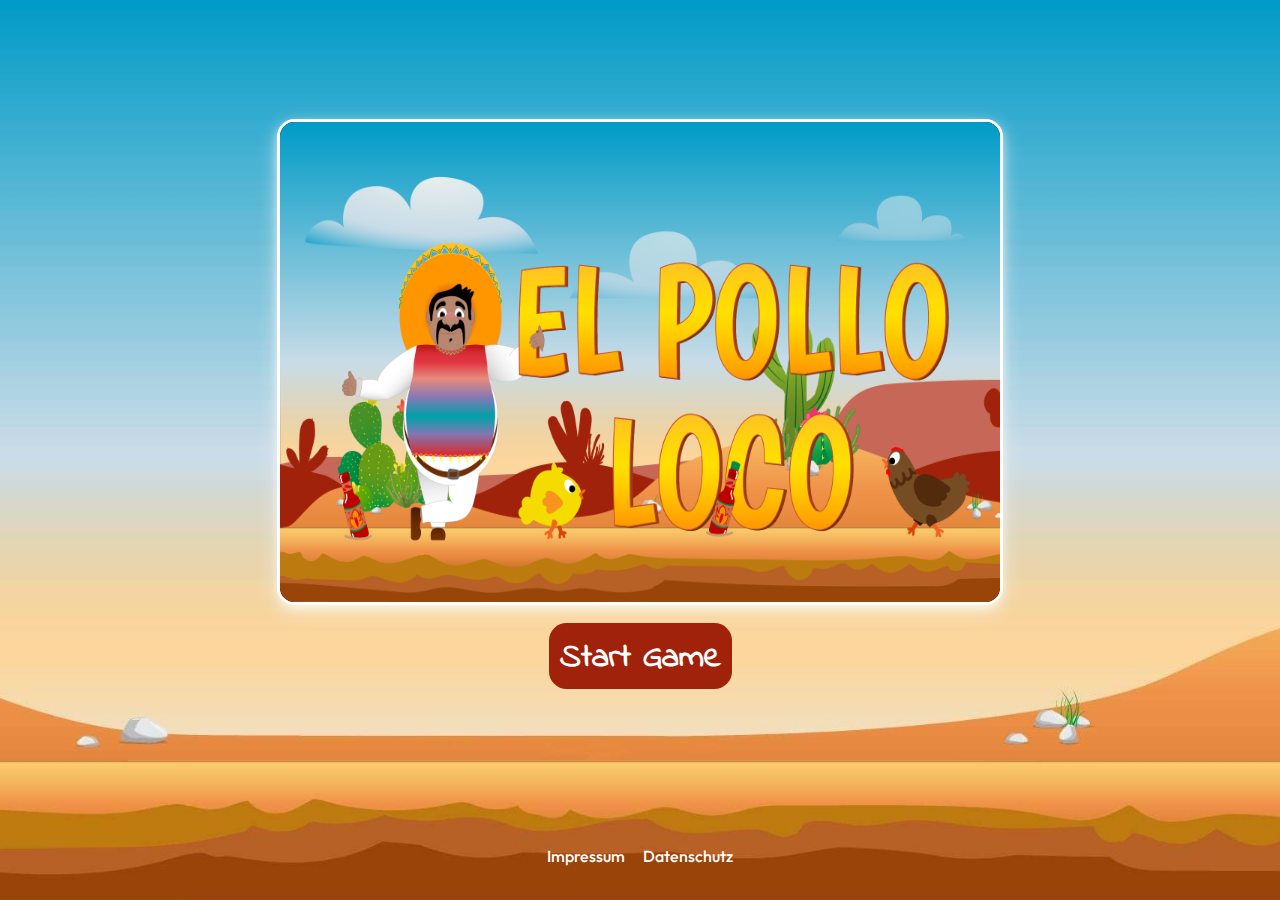
<file: index.html>
<!DOCTYPE html>
<html lang="en">
<head>
    <meta charset="UTF-8">
    <meta name="viewport" content="width=device-width, initial-scale=1.0">
    <link rel="stylesheet" href="./style.css">
    <link rel="shortcut icon" href="./assets/img/6_salsa_bottle/1_salsa_bottle_on_ground.png" type="image/x-icon">
    <title>El Pollo Loco</title>
</head>
<body>
    <main>
        <div class="content-wrapper">
            <article id="fullscreen" class="fullscreen canvas-wrapper">
                <canvas id="game-canvas" height="480" width="720"></canvas>
                <div id="option-btns-container" class="option-btns-container">
                    <button id="mute-btn" class="option-btn"><img src="./assets/icons/volume-up.svg" alt="Volume up icon"></button>
                    <button id="unmute-btn" class="option-btn d-none"><img src="./assets/icons/volume-off.svg" alt="Volume off icon"></button>
                    <button id="enter-fullscreen-btn" class="enter-fullscreen-btn option-btn"><img src="./assets/icons/fullscreen.svg" alt="Fullscreen icon"></button>
                    <button id="exit-fullscreen-btn" class="exit-fullscreen-btn option-btn d-none"><img src="./assets/icons/fullscreen-exit.svg" alt="Exit fullscreen icon"></button>
                </div>
                <div id="instructions" class="instructions">
                    <p class="instructions-desktop">Arrow Left/Right = Walk <br> Space = Jump <br> D = Throw Bottle</p>
                    <p class="instructions-mobile">Arrow Left/Right = Walk <br> Arrow Up = Jump <br> Bottle = Throw Bottle</p>
                </div>
                <div id="mobile-control-btns-left" class="mobile-control-btns-left">
                    <button id="mobile-btn-left" class="mobile-control-btn"><img src="./assets/icons/left.svg" alt=""></button>
                    <button id="mobile-btn-right" class="mobile-control-btn"><img src="./assets/icons/right.svg" alt=""></button>
                </div>
                <div id="mobile-control-btns-right" class="mobile-control-btns-right">
                    <button id="mobile-btn-bottle" class="mobile-control-btn"><img src="./assets/icons/bottle.svg" alt=""></button>
                    <button id="mobile-btn-jump" class="mobile-control-btn"><img src="./assets/icons/up.svg" alt=""></button>
                </div>
            </article>

            <div class="game-btns-container">
                <button id="start-game-btn" class="game-btn">Start Game</button>
                <button id="next-level-btn" class="game-btn d-none">Go to next level</button>
                <button id="restart-game-btn" class="game-btn d-none">Restart Game</button>
                <button id="back-to-home-btn" class="game-btn d-none">Back to Home</button>
            </div>
            <div class="rotate-phone-msg">
                <p>Please rotate <br> your device</p>
                <img class="rotate-img" src="./assets/img/10_website-background/rotate-device.png" alt="">
            </div>

            <nav class="legal-pages-landscape">
                <ul>
                    <li><a href="./legal/imprint.html">Impressum</a></li>
                    <li><a href="./legal/data-protection.html">Datenschutz</a></li>
                </ul>
            </nav>
        </div>
    </main>
    
    <footer>
        <nav>
            <ul>
                <li><a href="./legal/imprint.html">Impressum</a></li>
                <li><a href="./legal/data-protection.html">Datenschutz</a></li>
            </ul>
        </nav>
    </footer>

    <script type="module" src="./scripts/game.js"></script>
</body>
</html>
</file>
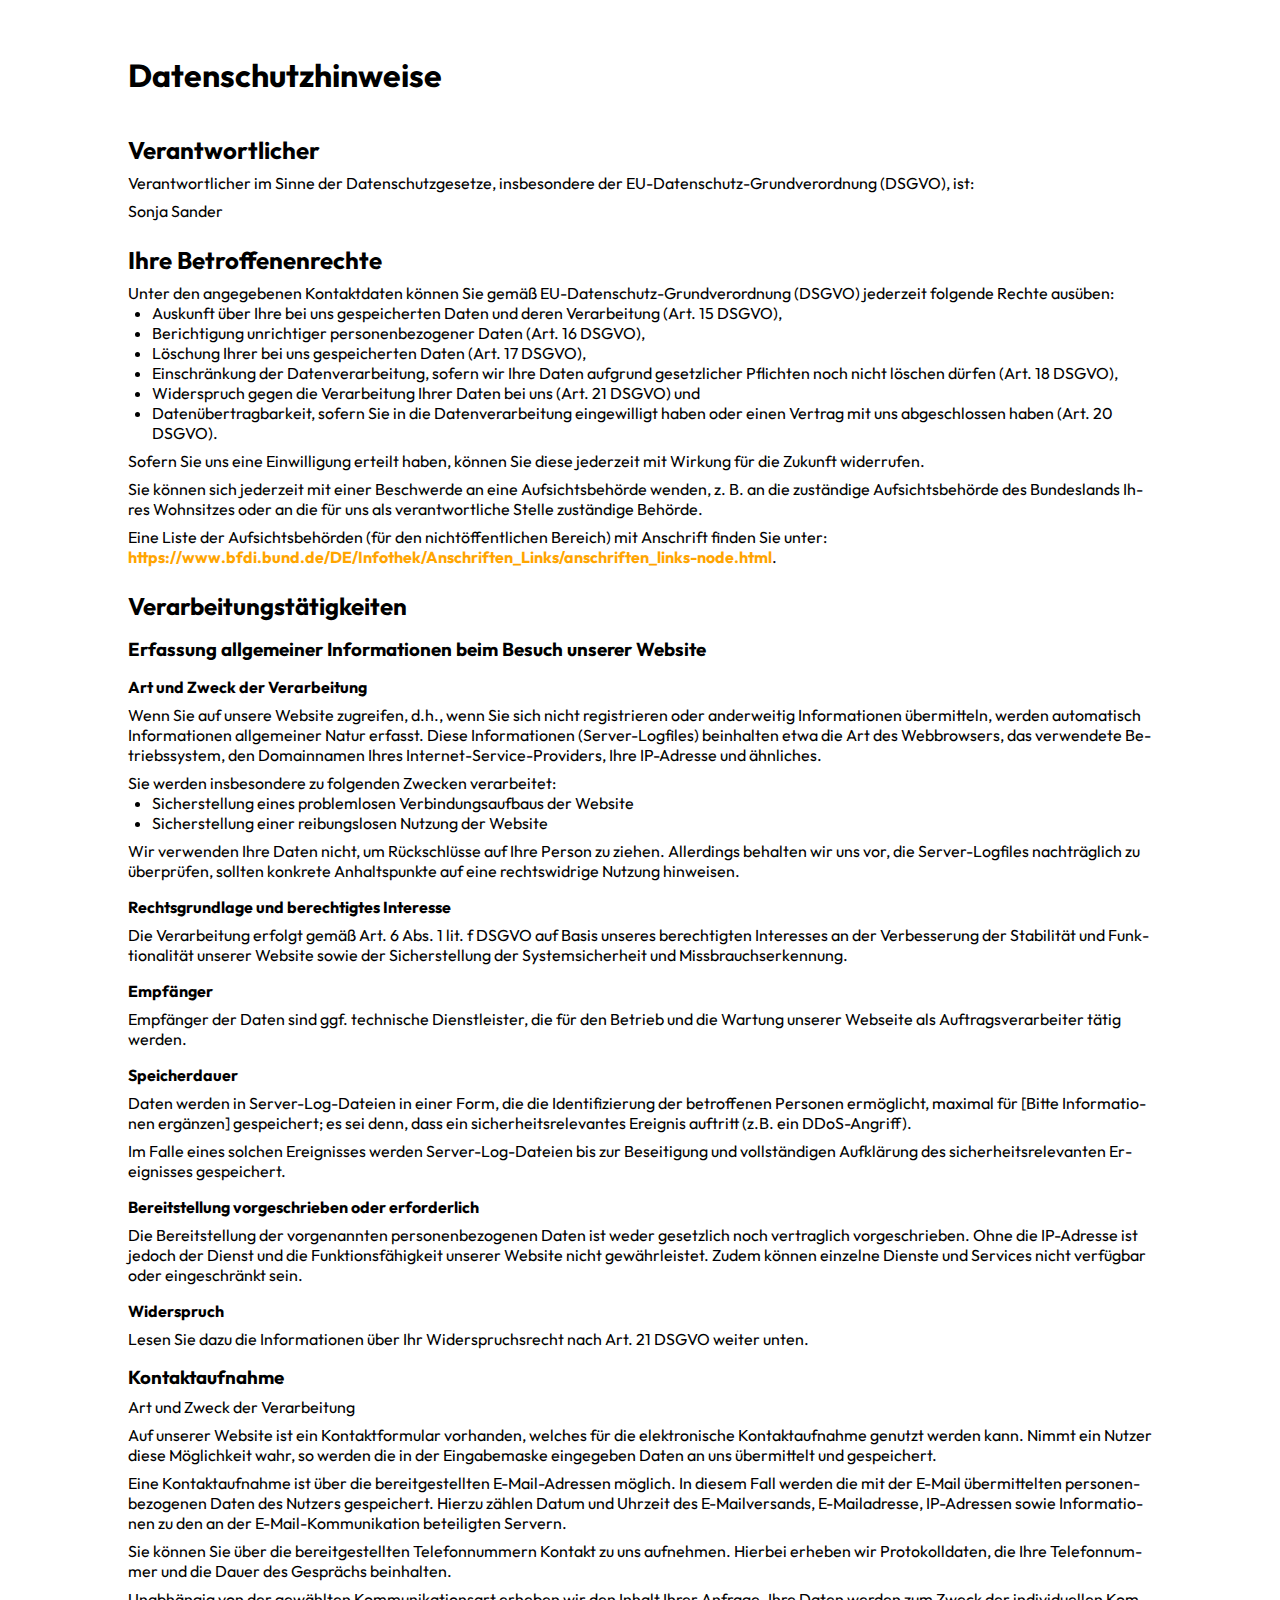
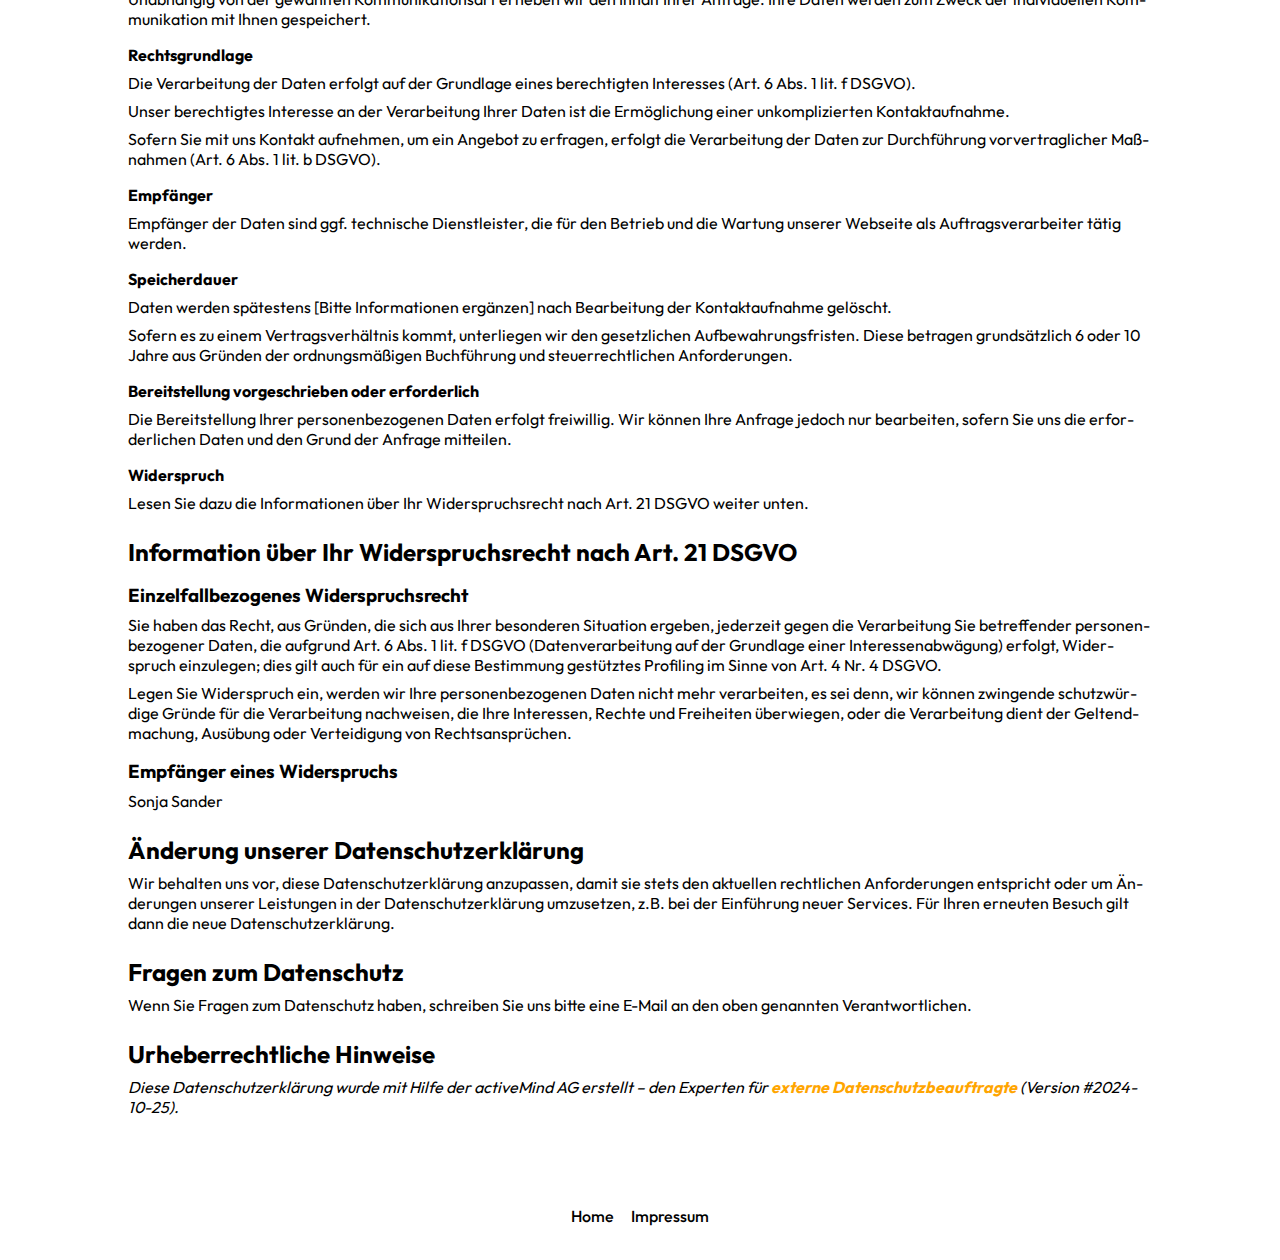
<file: legal/data-protection.html>
<!DOCTYPE html>
<html lang="de">
    <head>
        <meta charset="UTF-8" />
        <meta name="viewport" content="width=device-width, initial-scale=1.0" />
        <link rel="stylesheet" href="../style.css" />
        <link rel="shortcut icon" href="../assets/img/6_salsa_bottle/1_salsa_bottle_on_ground.png" type="image/x-icon"/>
        <title>Datenschutz</title>
    </head>
    <body class="legal-page-body">
        <main class="legal-page-main">
            <article class="legal-page-article">
                <h1>Datenschutzhinweise</h1>
                <h2>Verantwortlicher</h2>
                <p>
                    Verantwortlicher im Sinne der Datenschutzgesetze,
                    insbesondere der EU-Datenschutz-Grundverordnung (DSGVO),
                    ist:
                </p>
                <p>Sonja Sander</p>
                <h2>Ihre Betroffenenrechte</h2>
                <p>
                    Unter den angegebenen Kontaktdaten können Sie gemäß
                    EU-Datenschutz-Grundverordnung (DSGVO) jederzeit folgende
                    Rechte ausüben:
                </p>
                <ul>
                    <li>
                        Auskunft über Ihre bei uns gespeicherten Daten und deren
                        Verarbeitung (Art. 15 DSGVO),
                    </li>
                    <li>
                        Berichtigung unrichtiger personenbezogener Daten (Art.
                        16 DSGVO),
                    </li>
                    <li>
                        Löschung Ihrer bei uns gespeicherten Daten (Art. 17
                        DSGVO),
                    </li>
                    <li>
                        Einschränkung der Datenverarbeitung, sofern wir Ihre
                        Daten aufgrund gesetzlicher Pflichten noch nicht löschen
                        dürfen (Art. 18 DSGVO),
                    </li>
                    <li>
                        Widerspruch gegen die Verarbeitung Ihrer Daten bei uns
                        (Art. 21 DSGVO) und
                    </li>
                    <li>
                        Datenübertragbarkeit, sofern Sie in die
                        Datenverarbeitung eingewilligt haben oder einen Vertrag
                        mit uns abgeschlossen haben (Art. 20 DSGVO).
                    </li>
                </ul>
                <p>
                    Sofern Sie uns eine Einwilligung erteilt haben, können Sie
                    diese jederzeit mit Wirkung für die Zukunft widerrufen.
                </p>
                <p>
                    Sie können sich jederzeit mit einer Beschwerde an eine
                    Aufsichtsbehörde wenden, z. B. an die zuständige
                    Aufsichtsbehörde des Bundeslands Ihres Wohnsitzes oder an
                    die für uns als verantwortliche Stelle zuständige Behörde.
                </p>
                <p>
                    Eine Liste der Aufsichtsbehörden (für den nichtöffentlichen
                    Bereich) mit Anschrift finden Sie unter:
                    <a
                        href="https://www.bfdi.bund.de/DE/Infothek/Anschriften_Links/anschriften_links-node.html" target="_blank"
                        >https://www.bfdi.bund.de/DE/Infothek/Anschriften_Links/anschriften_links-node.html</a
                    >.
                </p>
                <h2>Verarbeitungstätigkeiten</h2>
                <h3>
                    Erfassung allgemeiner Informationen beim Besuch unserer
                    Website
                </h3>
                <h4>Art und Zweck der Verarbeitung</h4>
                <p>
                    Wenn Sie auf unsere Website zugreifen, d.h., wenn Sie sich
                    nicht registrieren oder anderweitig Informationen
                    übermitteln, werden automatisch Informationen allgemeiner
                    Natur erfasst. Diese Informationen (Server-Logfiles)
                    beinhalten etwa die Art des Webbrowsers, das verwendete
                    Betriebssystem, den Domainnamen Ihres
                    Internet-Service-Providers, Ihre IP-Adresse und ähnliches.
                </p>
                <p>Sie werden insbesondere zu folgenden Zwecken verarbeitet:</p>
                <ul>
                    <li>
                        Sicherstellung eines problemlosen Verbindungsaufbaus der
                        Website
                    </li>
                    <li>
                        Sicherstellung einer reibungslosen Nutzung der Website
                    </li>
                </ul>
                <p>
                    Wir verwenden Ihre Daten nicht, um Rückschlüsse auf Ihre
                    Person zu ziehen. Allerdings behalten wir uns vor, die
                    Server-Logfiles nachträglich zu überprüfen, sollten konkrete
                    Anhaltspunkte auf eine rechtswidrige Nutzung hinweisen.
                </p>
                <h4>Rechtsgrundlage und berechtigtes Interesse</h4>
                <p>
                    Die Verarbeitung erfolgt gemäß Art. 6 Abs. 1 lit. f DSGVO
                    auf Basis unseres berechtigten Interesses an der
                    Verbesserung der Stabilität und Funktionalität unserer
                    Website sowie der Sicherstellung der Systemsicherheit und
                    Missbrauchserkennung.
                </p>
                <h4>Empfänger</h4>
                <p>
                    Empfänger der Daten sind ggf. technische Dienstleister, die
                    für den Betrieb und die Wartung unserer Webseite als
                    Auftragsverarbeiter tätig werden.
                </p>
                <h4>Speicherdauer</h4>
                <p>
                    Daten werden in Server-Log-Dateien in einer Form, die die
                    Identifizierung der betroffenen Personen ermöglicht, maximal
                    für [Bitte Informationen ergänzen] gespeichert; es sei denn,
                    dass ein sicherheitsrelevantes Ereignis auftritt (z.B. ein
                    DDoS-Angriff).
                </p>
                <p>
                    Im Falle eines solchen Ereignisses werden Server-Log-Dateien
                    bis zur Beseitigung und vollständigen Aufklärung des
                    sicherheitsrelevanten Ereignisses gespeichert.
                </p>
                <h4>Bereitstellung vorgeschrieben oder erforderlich</h4>
                <p>
                    Die Bereitstellung der vorgenannten personenbezogenen Daten
                    ist weder gesetzlich noch vertraglich vorgeschrieben. Ohne
                    die IP-Adresse ist jedoch der Dienst und die
                    Funktionsfähigkeit unserer Website nicht gewährleistet.
                    Zudem können einzelne Dienste und Services nicht verfügbar
                    oder eingeschränkt sein.
                </p>
                <h4>Widerspruch</h4>
                <p>
                    Lesen Sie dazu die Informationen über Ihr Widerspruchsrecht
                    nach Art. 21 DSGVO weiter unten.
                </p>
                <h3>Kontaktaufnahme</h3>
                <p>Art und Zweck der Verarbeitung</p>
                <p>
                    Auf unserer Website ist ein Kontaktformular vorhanden,
                    welches für die elektronische Kontaktaufnahme genutzt werden
                    kann. Nimmt ein Nutzer diese Möglichkeit wahr, so werden die
                    in der Eingabemaske eingegeben Daten an uns übermittelt und
                    gespeichert.
                </p>
                <p>
                    Eine Kontaktaufnahme ist über die bereitgestellten
                    E-Mail-Adressen möglich. In diesem Fall werden die mit der
                    E-Mail übermittelten personenbezogenen Daten des Nutzers
                    gespeichert. Hierzu zählen Datum und Uhrzeit des
                    E-Mailversands, E-Mailadresse, IP-Adressen sowie
                    Informationen zu den an der E-Mail-Kommunikation beteiligten
                    Servern.
                </p>
                <p>
                    Sie können Sie über die bereitgestellten Telefonnummern
                    Kontakt zu uns aufnehmen. Hierbei erheben wir
                    Protokolldaten, die Ihre Telefonnummer und die Dauer des
                    Gesprächs beinhalten.
                </p>
                <p>
                    Unabhängig von der gewählten Kommunikationsart erheben wir
                    den Inhalt Ihrer Anfrage. Ihre Daten werden zum Zweck der
                    individuellen Kommunikation mit Ihnen gespeichert.
                </p>
                <h4>Rechtsgrundlage</h4>
                <p>
                    Die Verarbeitung der Daten erfolgt auf der Grundlage eines
                    berechtigten Interesses (Art. 6 Abs. 1 lit. f DSGVO).
                </p>
                <p>
                    Unser berechtigtes Interesse an der Verarbeitung Ihrer Daten
                    ist die Ermöglichung einer unkomplizierten Kontaktaufnahme.
                </p>
                <p>
                    Sofern Sie mit uns Kontakt aufnehmen, um ein Angebot zu
                    erfragen, erfolgt die Verarbeitung der Daten zur
                    Durchführung vorvertraglicher Maßnahmen (Art. 6 Abs. 1 lit.
                    b DSGVO).
                </p>
                <h4>Empfänger</h4>
                <p>
                    Empfänger der Daten sind ggf. technische Dienstleister, die
                    für den Betrieb und die Wartung unserer Webseite als
                    Auftragsverarbeiter tätig werden.
                </p>
                <h4>Speicherdauer</h4>
                <p>
                    Daten werden spätestens [Bitte Informationen ergänzen] nach
                    Bearbeitung der Kontaktaufnahme gelöscht.
                </p>
                <p>
                    Sofern es zu einem Vertragsverhältnis kommt, unterliegen wir
                    den gesetzlichen Aufbewahrungsfristen. Diese betragen
                    grundsätzlich 6 oder 10 Jahre aus Gründen der
                    ordnungsmäßigen Buchführung und steuerrechtlichen
                    Anforderungen.
                </p>
                <h4>Bereitstellung vorgeschrieben oder erforderlich</h4>
                <p>
                    Die Bereitstellung Ihrer personenbezogenen Daten erfolgt
                    freiwillig. Wir können Ihre Anfrage jedoch nur bearbeiten,
                    sofern Sie uns die erforderlichen Daten und den Grund der
                    Anfrage mitteilen.
                </p>
                <h4>Widerspruch</h4>
                <p>
                    Lesen Sie dazu die Informationen über Ihr Widerspruchsrecht
                    nach Art. 21 DSGVO weiter unten.
                </p>
                <h2>
                    Information über Ihr Widerspruchsrecht nach Art. 21 DSGVO
                </h2>
                <h3>Einzelfallbezogenes Widerspruchsrecht</h3>
                <p>
                    Sie haben das Recht, aus Gründen, die sich aus Ihrer
                    besonderen Situation ergeben, jederzeit gegen die
                    Verarbeitung Sie betreffender personenbezogener Daten, die
                    aufgrund Art. 6 Abs. 1 lit. f DSGVO (Datenverarbeitung auf
                    der Grundlage einer Interessenabwägung) erfolgt, Widerspruch
                    einzulegen; dies gilt auch für ein auf diese Bestimmung
                    gestütztes Profiling im Sinne von Art. 4 Nr. 4 DSGVO.
                </p>
                <p>
                    Legen Sie Widerspruch ein, werden wir Ihre personenbezogenen
                    Daten nicht mehr verarbeiten, es sei denn, wir können
                    zwingende schutzwürdige Gründe für die Verarbeitung
                    nachweisen, die Ihre Interessen, Rechte und Freiheiten
                    überwiegen, oder die Verarbeitung dient der Geltendmachung,
                    Ausübung oder Verteidigung von Rechtsansprüchen.
                </p>
                <h3>Empfänger eines Widerspruchs</h3>
                <p>Sonja Sander</p>
                <h2>Änderung unserer Datenschutzerklärung</h2>
                <p>
                    Wir behalten uns vor, diese Datenschutzerklärung anzupassen,
                    damit sie stets den aktuellen rechtlichen Anforderungen
                    entspricht oder um Änderungen unserer Leistungen in der
                    Datenschutzerklärung umzusetzen, z.B. bei der Einführung
                    neuer Services. Für Ihren erneuten Besuch gilt dann die neue
                    Datenschutzerklärung.
                </p>
                <h2>Fragen zum Datenschutz</h2>
                <p>
                    Wenn Sie Fragen zum Datenschutz haben, schreiben Sie uns
                    bitte eine E-Mail an den oben genannten Verantwortlichen.
                </p>
                <h2>Urheberrechtliche Hinweise</h2>
                <p>
                    <em
                        >Diese Datenschutzerklärung wurde mit Hilfe der
                        activeMind AG erstellt – den Experten für
                        <a
                            href="https://www.activemind.de/datenschutz/datenschutzbeauftragter/"
                            target="_blank"
                            rel="noopener dofollow"
                            >externe Datenschutzbeauftragte</a
                        >
                        (Version #2024-10-25).</em
                    >
                </p>
            </article>
        </main>

        <footer class="legal-page-footer">
            <nav>
                <ul>
                    <li><a href="../index.html">Home</a></li>
                    <li><a href="./imprint.html">Impressum</a></li>
                </ul>
            </nav>
        </footer>
    </body>
</html>
</file>
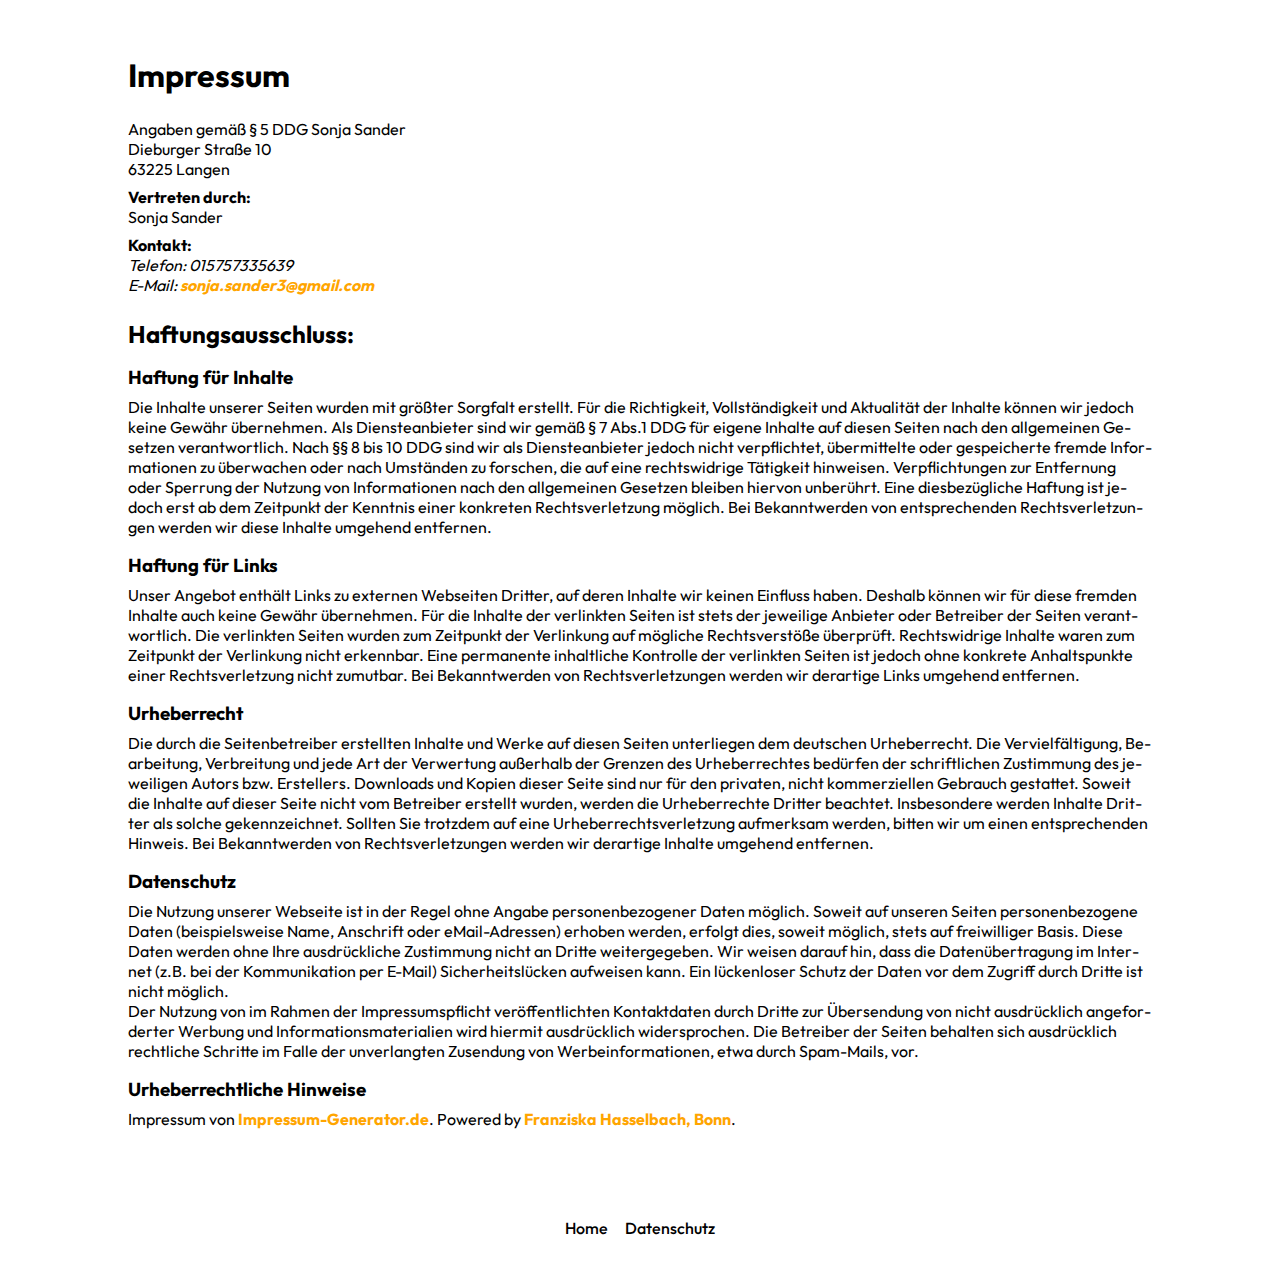
<file: legal/imprint.html>
<!DOCTYPE html>
<html lang="de">
    <head>
        <meta charset="UTF-8" />
        <meta name="viewport" content="width=device-width, initial-scale=1.0" />
        <link rel="stylesheet" href="../style.css" />
        <link rel="shortcut icon" href="../assets/img/6_salsa_bottle/1_salsa_bottle_on_ground.png" type="image/x-icon"/>
        <title>Impressum</title>
    </head>
    <body class="legal-page-body">
        <main class="legal-page-main">
            <article class="legal-page-article">
                <h1>Impressum</h1>
                <p>
                    Angaben gemäß § 5 DDG Sonja Sander<br />
                    Dieburger Straße 10<br />
                    63225 Langen<br />
                </p>
                <p>
                    <strong>Vertreten durch: </strong><br />
                    Sonja Sander<br />
                </p>
                <p><strong>Kontakt:</strong> <br /></p>
                <address>
                    Telefon: 015757335639<br />
                    E-Mail:
                    <a href="mailto:sonja.sander3@gmail.com"
                        >sonja.sander3@gmail.com</a
                    >
                </address>

                <h2>Haftungsausschluss:</h2>

                <h3>Haftung für Inhalte</h3>
                <p>
                    Die Inhalte unserer Seiten wurden mit größter Sorgfalt
                    erstellt. Für die Richtigkeit, Vollständigkeit und
                    Aktualität der Inhalte können wir jedoch keine Gewähr
                    übernehmen. Als Diensteanbieter sind wir gemäß § 7 Abs.1 DDG
                    für eigene Inhalte auf diesen Seiten nach den allgemeinen
                    Gesetzen verantwortlich. Nach §§ 8 bis 10 DDG sind wir als
                    Diensteanbieter jedoch nicht verpflichtet, übermittelte oder
                    gespeicherte fremde Informationen zu überwachen oder nach
                    Umständen zu forschen, die auf eine rechtswidrige Tätigkeit
                    hinweisen. Verpflichtungen zur Entfernung oder Sperrung der
                    Nutzung von Informationen nach den allgemeinen Gesetzen
                    bleiben hiervon unberührt. Eine diesbezügliche Haftung ist
                    jedoch erst ab dem Zeitpunkt der Kenntnis einer konkreten
                    Rechtsverletzung möglich. Bei Bekanntwerden von
                    entsprechenden Rechtsverletzungen werden wir diese Inhalte
                    umgehend entfernen.
                </p>

                <h3>Haftung für Links</h3>
                <p>
                    Unser Angebot enthält Links zu externen Webseiten Dritter,
                    auf deren Inhalte wir keinen Einfluss haben. Deshalb können
                    wir für diese fremden Inhalte auch keine Gewähr übernehmen.
                    Für die Inhalte der verlinkten Seiten ist stets der
                    jeweilige Anbieter oder Betreiber der Seiten verantwortlich.
                    Die verlinkten Seiten wurden zum Zeitpunkt der Verlinkung
                    auf mögliche Rechtsverstöße überprüft. Rechtswidrige Inhalte
                    waren zum Zeitpunkt der Verlinkung nicht erkennbar. Eine
                    permanente inhaltliche Kontrolle der verlinkten Seiten ist
                    jedoch ohne konkrete Anhaltspunkte einer Rechtsverletzung
                    nicht zumutbar. Bei Bekanntwerden von Rechtsverletzungen
                    werden wir derartige Links umgehend entfernen.
                </p>

                <h3>Urheberrecht</h3>
                <p>
                    Die durch die Seitenbetreiber erstellten Inhalte und Werke
                    auf diesen Seiten unterliegen dem deutschen Urheberrecht.
                    Die Vervielfältigung, Bearbeitung, Verbreitung und jede Art
                    der Verwertung außerhalb der Grenzen des Urheberrechtes
                    bedürfen der schriftlichen Zustimmung des jeweiligen Autors
                    bzw. Erstellers. Downloads und Kopien dieser Seite sind nur
                    für den privaten, nicht kommerziellen Gebrauch gestattet.
                    Soweit die Inhalte auf dieser Seite nicht vom Betreiber
                    erstellt wurden, werden die Urheberrechte Dritter beachtet.
                    Insbesondere werden Inhalte Dritter als solche
                    gekennzeichnet. Sollten Sie trotzdem auf eine
                    Urheberrechtsverletzung aufmerksam werden, bitten wir um
                    einen entsprechenden Hinweis. Bei Bekanntwerden von
                    Rechtsverletzungen werden wir derartige Inhalte umgehend
                    entfernen.
                </p>

                <h3>Datenschutz</h3>
                <p>
                    Die Nutzung unserer Webseite ist in der Regel ohne Angabe
                    personenbezogener Daten möglich. Soweit auf unseren Seiten
                    personenbezogene Daten (beispielsweise Name, Anschrift oder
                    eMail-Adressen) erhoben werden, erfolgt dies, soweit
                    möglich, stets auf freiwilliger Basis. Diese Daten werden
                    ohne Ihre ausdrückliche Zustimmung nicht an Dritte
                    weitergegeben. Wir weisen darauf hin, dass die
                    Datenübertragung im Internet (z.B. bei der Kommunikation per
                    E-Mail) Sicherheitslücken aufweisen kann. Ein lückenloser
                    Schutz der Daten vor dem Zugriff durch Dritte ist nicht
                    möglich. <br />
                    Der Nutzung von im Rahmen der Impressumspflicht
                    veröffentlichten Kontaktdaten durch Dritte zur Übersendung
                    von nicht ausdrücklich angeforderter Werbung und
                    Informationsmaterialien wird hiermit ausdrücklich
                    widersprochen. Die Betreiber der Seiten behalten sich
                    ausdrücklich rechtliche Schritte im Falle der unverlangten
                    Zusendung von Werbeinformationen, etwa durch Spam-Mails,
                    vor.
                </p>
                <h3>Urheberrechtliche Hinweise</h3>
                <p>Impressum von
                    <a href="https://impressum-generator.de" target="_blank" rel="dofollow"
                        >Impressum-Generator.de</a
                    >. Powered by
                    <a href="https://www.kanzlei-hasselbach.de/" target="_blank" rel="nofollow"
                        >Franziska Hasselbach, Bonn</a
                    >.
                </p>
            </article>
        </main>

        <footer class="legal-page-footer">
            <nav>
                <ul>
                    <li><a href="../index.html">Home</a></li>
                    <li><a href="./data-protection.html">Datenschutz</a></li>
                </ul>
            </nav>
        </footer>
    </body>
</html>
</file>
<file: style.css>
/* #region Fonts */
@font-face {
    font-family: "Outfit";
    font-style: normal;
    font-weight: 100 900;
    font-display: swap;
    src: url(./assets/fonts/outfit-regular.woff2) format("woff2");
}

@font-face {
    font-family: "Indie Flower";
    font-style: normal;
    font-weight: 400;
    font-display: swap;
    src: url(./assets/fonts/indie-flower-regular.woff2) format("woff2");
}
/* #endregion */

/* #region General */
* {
    position: relative;
    margin: 0;
    padding: 0;
    box-sizing: border-box;
    text-decoration: none;
    scroll-behavior: smooth;
}

html {
    font-size: 10px;

    @media (min-width: 750px) {
        font-size: 11px;
    }
}

button {
    font-family: "Indie Flower", sans-serif;

    &:hover {
        cursor: pointer;
    }
}
/* #endregion */

/* #region Body and main */
body {
    display: flex;
    flex-direction: column;
    align-items: center;
    justify-content: center;
    min-height: 100dvh;
    font-size: 16px;
    background: url("./assets/img/10_website-background/bg.jpg");
    background-position: center;
    background-size: cover;
    background-repeat: no-repeat;
    font-family: "Indie Flower", sans-serif;
    color: white;

    @media (hover: none) and (orientation: portrait) {
        background: url("./assets/img/10_website-background/portrait-bg.jpg");
        background-size: cover;
        background-position: center;
        background-repeat: no-repeat;
    }
}

main {
    flex: 1;
    display: flex;
    align-items: center;
    justify-content: center;
}
/* #endregion */

/* #region Homepage */
.content-wrapper {
    display: flex;
    flex-direction: column;
    align-items: center;
    justify-content: center;
}

/* #region Canvas */
.canvas-wrapper {
    display: flex;
    justify-content: center;
    width: 100%;

    @media (hover: none) and (orientation: portrait) {
        display: none;
    }

    @media (hover: none) and (max-height: 500px) and (orientation: landscape) {
        height: 100dvh;
        width: auto;
    }

    @media (hover: none) and (min-height: 501px) and (orientation: landscape) {
        height: auto;
        width: auto;
    }
}

.fullscreen:fullscreen canvas {
    width: 100%;
    height: 100%;
}

canvas {
    display: block;
    background: black;
    border: 3px solid white;
    border-radius: 1.6rem;
    box-shadow: 0 4px 8px 0 rgba(255, 255, 255, 0.5),
        0 6px 20px 0 rgba(255, 255, 255, 0.5);

    @media (max-width: 720px) {
        width: 100%;
    }

    @media (hover: none) and (max-height: 500px) and (orientation: landscape) {
        height: 100%;
        width: auto;
    }
}

/* #region Mute and fullscreen buttons */
.option-btns-container {
    display: flex;
    gap: 0.8rem;
    position: absolute;
    top: 1.6rem;
    right: 2rem;
}

.option-btn {
    display: flex;
    justify-content: center;
    align-items: center;
    background-color: #c76758;
    border: none;
    padding: 1rem;
    border-radius: 50%;

    &:hover {
        background-color: #a0220a;
    }
}

.enter-fullscreen-btn,
.exit-fullscreen-btn {
    @media (hover: none) and (max-height: 500px) {
        display: none;
    }
}
/* #endregion */

.instructions {
    display: flex;
    font-weight: bold;
    position: absolute;
    top: 6%;
    color: #a0220a;

    @media (hover: none) and (orientation: portrait) {
        display: none;
    }

    .instructions-desktop {
        display: none;
        @media (hover: hover) {
            display: block;
        }
    }

    .instructions-mobile {
        display: none;
        @media (hover: none) {
            display: block;
        }
    }
}
/* #endregion */

/* #region Mobile control buttons */
.mobile-control-btns-left,
.mobile-control-btns-right {
    display: none;

    @media (hover: none) and (orientation: landscape) {
        display: flex;
    }
}

.mobile-control-btns-left {
    gap: 0.4rem;
    align-items: flex-end;

    @media (hover: none) and (orientation: landscape) {
        position: absolute;
        bottom: 0;
        left: 1rem;
    }
}

.mobile-control-btns-right {
    flex-direction: column;
    justify-content: flex-end;
    align-items: center;

    @media (hover: none) and (orientation: landscape) {
        position: absolute;
        bottom: 0;
        right: 1rem;
    }
}

.mobile-control-btn {
    display: flex;
    justify-content: center;
    align-items: center;
    height: 5rem;
    width: 5rem;
    margin-bottom: 0.4rem;
    border-radius: 50%;
    border: 1px solid #5b1406;
    background-image: linear-gradient(to bottom, #a0220a, #c76758);
    box-shadow: 0px 8px 10px rgba(0, 0, 0, 0.35),
        inset 0px 4px 2px rgba(255, 255, 255, 0.25),
        inset 0px -4px 2px rgba(40, 5, 2, 0.8);

    img {
        height: 3rem;
        width: 3rem;
    }
}
/* #endregion */

/* #region Game navigation buttons */
.game-btns-container {
    display: flex;
    height: 8rem;
    gap: 0.8rem;

    @media (hover: none) and (max-height: 500px) and (orientation: landscape) {
        position: fixed;
        bottom: 0.5rem;
        height: 5rem;
        left: 50%;
        transform: translateX(-50%);
    }

    @media (hover: none) and (orientation: portrait) {
        display: none;
    }
}

.game-btn {
    background-color: #a0220a;
    color: white;
    border: none;
    height: 6rem;
    font-size: 3rem;
    font-weight: 600;
    padding: 1rem;
    border-radius: 1.6rem;
    margin-top: 1.6rem;

    &:hover {
        background-color: white;
        color: #a0220a;
    }

    @media (hover: none) and (orientation: landscape) {
        box-shadow: none;
        height: 5rem;
        font-size: 2rem;
        padding: 0 1rem;
        width: 15rem;
    }

    @media (hover: none) and (max-height: 500px) and (orientation: landscape) {
        margin-top: 0;
    }
}
/* #endregion */

/* #region Rotate phone message */
.rotate-phone-msg {
    display: none;
    grid-template-rows: 1fr 1fr 1fr 1fr 1fr;
    height: 100%;
    justify-items: center;
    /* gap: 1rem; */

    p {
        grid-row: 2/3;
        font-size: 4.5rem;
        font-weight: bold;
        text-align: center;
        line-height: 6rem;
        color: #a0220a;
        letter-spacing: 2px;
    }

    .rotate-img {
        grid-row: 3/4;
        width: 40%;
    }

    @media (hover: none) and (orientation: portrait) {
        display: grid;
    }
}
/* #endregion */
/* #endregion */

/* #region Footer */
footer {
    display: flex;
    justify-content: center;
    align-items: center;
    height: 8rem;
    width: 100%;
    font-family: "Outfit", sans-serif;
    color: white;

    @media (max-width: 400px) {
        height: 13rem;
    }

    @media (hover: none) and (max-height: 500px) and (orientation: landscape) {
        display: none;
    }

    @media (hover: none) and (orientation: portrait) {
        display: none;
    }

    ul {
        display: flex;
        gap: 1.6rem;
        list-style: none;

        @media (max-width: 400px) {
        }

        li {
            a {
                color: white;
                font-weight: 500;

                &:hover {
                    color: #a0220a;
                }
            }
        }
    }
}

/* #endregion */

/* #region Legal pages */
.legal-page-body {
    background: none;
    color: black;
    font-family: "Outfit", sans-serif;
}

.legal-page-main {
    display: flex;
    flex-direction: column;
    align-items: center;
    width: 100%;
}

.legal-page-article {
    width: 80%;
    max-width: 1440px;
    text-align: left;
    padding: 5rem 0;
    hyphens: auto;
    overflow-wrap: break-word;

    @media (max-width: 400px) {
        width: 90%;
        padding: 4rem 0;
    }
    a {
        color: #ffa500;
        font-weight: bold;

        &:hover {
            color: #d1982f;
        }
    }
    h1 {
        padding: 0 0 16px;
    }
    h2 {
        margin: 24px 0 0;
        padding: 0;
    }
    h3,
    h4 {
        margin-top: 16px;
        padding: 0;
    }
    ul {
        padding-left: 24px;
    }
    p {
        margin-top: 8px;
    }
}

.legal-page-footer {
    a {
        color: black;
    }
}

.legal-pages-landscape {
    display: none;
    position: fixed;
    top: 0.8rem;
    right: 0.8rem;

    ul {
        list-style: none;

        a {
            color: white;

            &:hover {
                color: #d1982f;
            }
        }
    }

    @media (hover: none) and (max-height: 500px) and (orientation: landscape) {
        display: block;
    }
    /* @media (hover: none) and (orientation: portrait){
        display: none;
    }

    
    @media (hover: hover){
        display: none;
    } */
}
/* #endregion */

/* #region Classes for JS */
.d-none {
    display: none;
}
/* #endregion */
</file>
